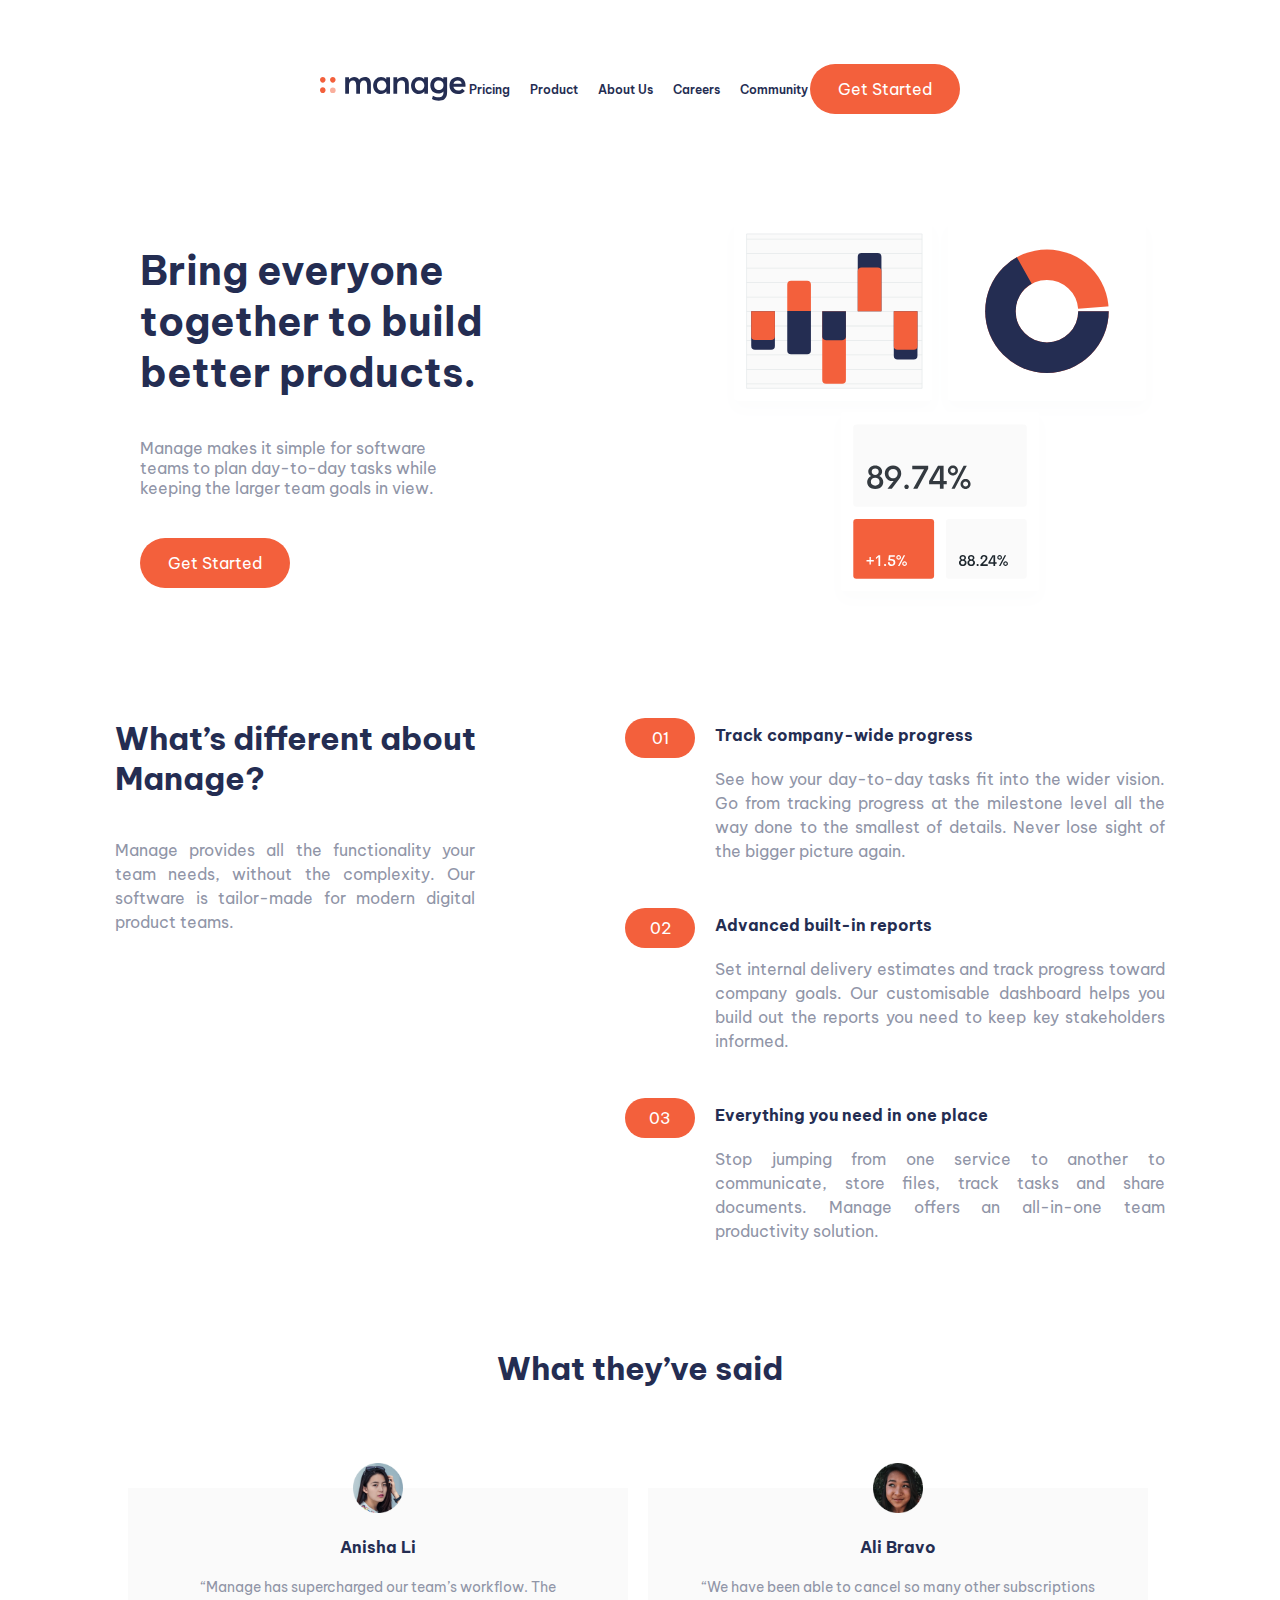
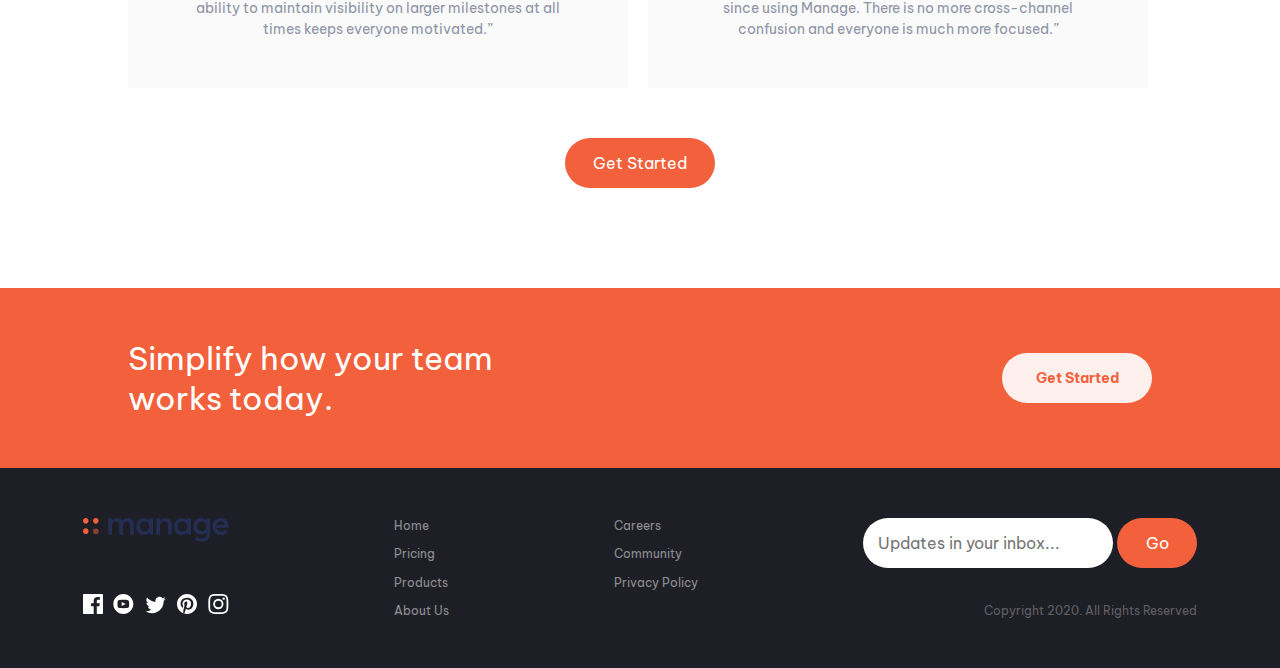
<file: Landing_Page/index.html>
<!DOCTYPE html>
<html lang="en">

<head>
  <meta charset="UTF-8">
  <meta name="viewport" content="width=device-width, initial-scale=1.0">
  <link rel="icon" type="image/png" sizes="32x32" href="./images/favicon-32x32.png">
  <link rel="preconnect" href="https://fonts.googleapis.com">
  <link rel="preconnect" href="https://fonts.gstatic.com" crossorigin>
  <link href="https://fonts.googleapis.com/css2?family=Be+Vietnam+Pro:wght@400;500;700&display=swap" rel="stylesheet">
  <link rel="stylesheet" href="style.css">

  <title>Frontend Mentor | Manage landing page</title>

</head>

<body>
  <nav class="row-dir">
    <img src="images/logo.svg">
    <div id="nav-links" class="row-dir">
      <a>Pricing</a>
      <a>Product</a>
      <a>About Us</a>
      <a>Careers</a>
      <a>Community</a>
    </div>
    <input type="button" class="orange get-btn" id="nav-button" value="Get Started">
  </nav>
  <main>
    <section>
      <div id="offer" class="col-dir">
        <h1>Bring everyone together to build better products.</h1>

        <p class="#">Manage makes it simple for software teams to plan day-to-day
          tasks while keeping the larger team goals in view.</p>

        <input type="button" class="orange get-btn" value="Get Started">
      </div>
      <div id="graphs-div">
        <img src="/Landing_Page/images/illustration-intro.svg" alt="">
      </div>

    </section>
    <section id="mid-sec">
      <div id="answer-div" class="col-dir mid-div">
        <h2>What’s different about Manage?</h2>

        <p>Manage provides all the functionality your team needs, without
          the complexity. Our software is tailor-made for modern digital
          product teams. </p>
      </div>

      <div class="row-dir mid-div">
        <span class="orange numbers">01</span>
        <div class="col-dir text-mid">
          <h4>Track company-wide progress</h4>
          <p>See how your day-to-day tasks fit into the wider vision. Go from
            tracking progress at the milestone level all the way done to the
            smallest of details. Never lose sight of the bigger picture again.</p>
        </div>
      </div>

      <div class="row-dir mid-div">
        <span class="orange numbers">02</span>
        <div class="col-dir text-mid">
          <h4>Advanced built-in reports</h4>
          <p>Set internal delivery estimates and track progress toward company
            goals. Our customisable dashboard helps you build out the reports
            you need to keep key stakeholders informed.</p>
        </div>
      </div>

      <div class="row-dir mid-div">
        <span class="orange numbers">03</span>
        <div class="col-dir text-mid">
          <h4>Everything you need in one place</h4>
          <p>Stop jumping from one service to another to communicate, store files,
            track tasks and share documents. Manage offers an all-in-one team
            productivity solution.</p>
        </div>
      </div>
    </section>

    <section class="col-dir" id="feedback-sec">
      <h2>What they’ve said</h2>
      <div class="row-dir" id="carousel">
        <div class="feedback-divs">
          <img src="/Landing_Page/images/avatar-anisha.png" alt="Anisha" srcset="">
          <h4>Anisha Li</h4>
          <p class="feedback">“Manage has supercharged our team’s workflow. The ability to maintain
            visibility on larger milestones at all times keeps everyone motivated.”</p>
        </div>
        <div class="feedback-divs">
          <img src="/Landing_Page/images/avatar-ali.png" alt="Anisha" srcset="">
          <h4>Ali Bravo</h4>
          <p class="feedback">“We have been able to cancel so many other subscriptions since using
            Manage. There is no more cross-channel confusion and everyone is much
            more focused.”</p>
        </div>
        <div class="feedback-divs">
          <img src="/Landing_Page/images/avatar-richard.png" alt="Anisha" srcset="">
          <h4>Richard Watts</h4>
          <p class="feedback">“Manage allows us to provide structure and process. It keeps us organized
            and focused. I can’t stop recommending them to everyone I talk to!”</p>
        </div>
        <div class="feedback-divs">
          <img src="/Landing_Page/images/avatar-shanai.png" alt="Anisha" srcset="">
          <h4>Shanai Gough</h4>
          <p class="feedback">“Their software allows us to track, manage and collaborate on our projects
            from anywhere. It keeps the whole team in-sync without being intrusive.”</p>
        </div>
      </div>
      <input type="button" class="orange get-btn" value="Get Started">
    </section>

    <section class="orange row-dir">
      <h2>Simplify how your team works today.</h2>
      <input type="button" class="orange get-btn" value="Get Started">
    </section>

  </main>
  <footer>
    <div class="d-foot col-dir" id="top-bottom">
      <img src="/Landing_Page/images/logo.svg" alt="Manage" srcset="">
      <div class="foot-links">
        <a href="#"><img src="/Landing_Page/images/icon-facebook.svg" alt="Facebook"></a>
        <a href="#"><img src="/Landing_Page/images/icon-youtube.svg" alt="Youtube"></a>
        <a href="#"><img src="/Landing_Page/images/icon-twitter.svg" alt="Twitter"></a>
        <a href="#"><img src="/Landing_Page/images/icon-pinterest.svg" alt="Pinterest"></a>
        <a href="#"><img src="/Landing_Page/images/icon-instagram.svg" alt="Instagram"></a>
      </div>
    </div>
    <div class="d-foot col-dir nav-foot">
      <a href="#">Home</a>
      <a href="#">Pricing</a>
      <a href="#">Products</a>
      <a href="#">About Us</a>
    </div>

    <div class="d-foot col-dir nav-foot">
      <a href="#">Careers</a>
      <a href="#">Community</a>
      <a href="#">Privacy Policy</a>
      <a id="inv">.</a>
    </div>

    <div class="d-foot col-dir">
      <div id="d-input">
        <input type="text" name="" id="footer-input" placeholder="Updates in your inbox...">
        <input type="button" class="orange" value="Go">
      </div>
      <span>Copyright 2020. All Rights Reserved</span>
    </div>

  </footer>


  <script>
    document.querySelector("#carousel").addEventListener("wheel", (e) => {
      if (e.deltaY > 0) {
        e.target.scrollBy(300, 0)
      }
      else {
        e.target.scrollBy(-300, 0)
      }
    })
  </script>
</body>

</html>
</file>
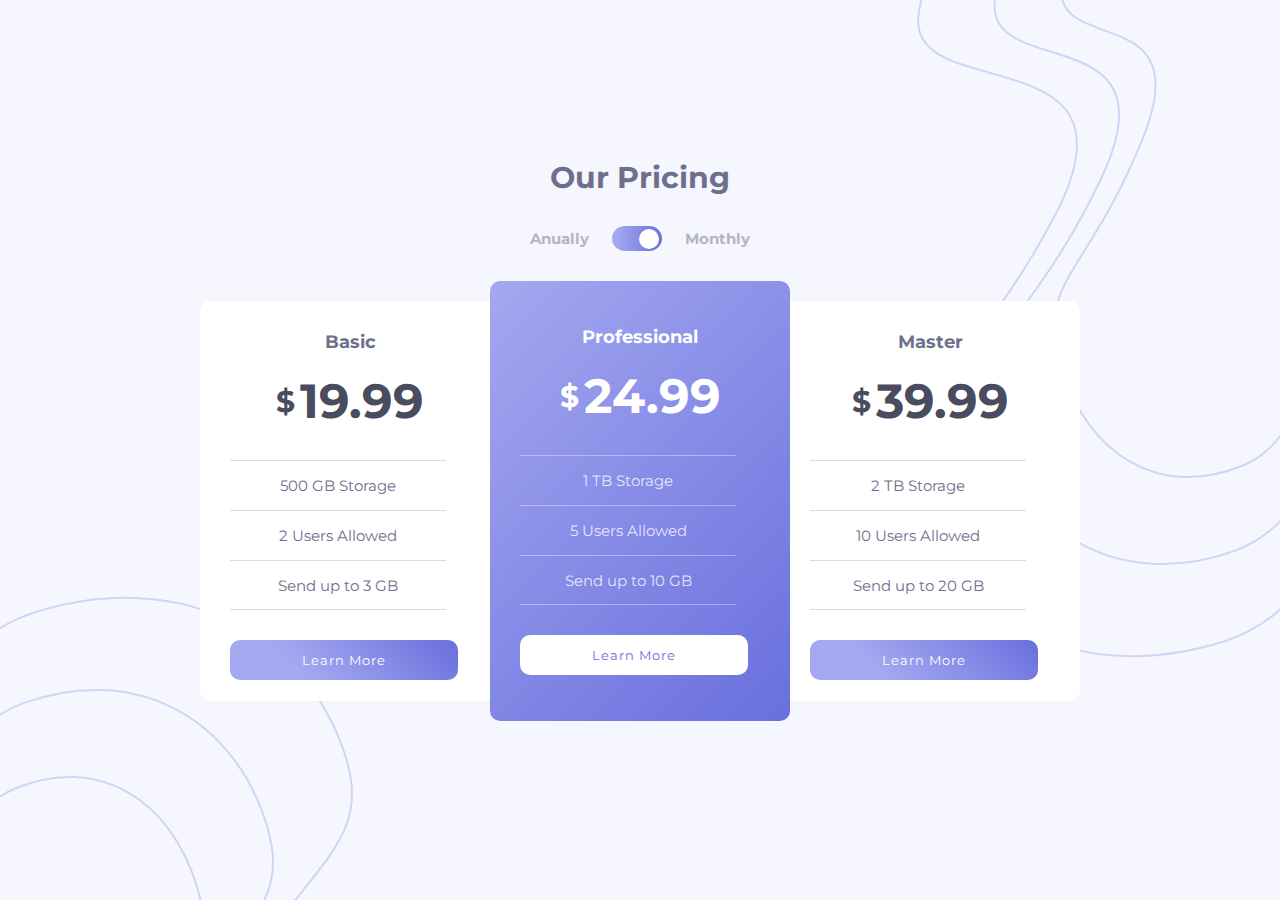
<file: Three_Cards/index.html>
<!DOCTYPE html>
<html lang="en">

<head>
  <meta charset="UTF-8">
  <meta name="viewport" content="width=device-width, initial-scale=1.0">
  <link rel="stylesheet" href="style.css">
  <link rel="icon" type="image/png" sizes="32x32" href="./images/favicon-32x32.png">
  <link rel="preconnect" href="https://fonts.googleapis.com">
  <link rel="preconnect" href="https://fonts.gstatic.com" crossorigin>
  <link href="https://fonts.googleapis.com/css2?family=Montserrat:wght@700&display=swap" rel="stylesheet">
  <title>Frontend Mentor | [Challenge Cloud Services Pack]</title>
</head>
<!-- Código do 0 ao finalizado: 2:30:51 -->
<body>

  <header id="type-pack-area">
    <h2 id="content">Our Pricing</h2>
    <div id="option-pack">
      <span class="type-opt">Anually</span>
      <div id="area-button">
        <div id="button" class="month"></div>
      </div>
      <span class="type-opt">Monthly</span>
    </div>
  </header>
  <main id="cards-content">
    <section id="card-left" class="card">
      <div class="info-pack">
        <h3>Basic</h3>
        <h1><span>$</span>19.99</h1>
      </div>
      <div class="services-pack">
        <span>500 GB Storage</span>
        <span>2 Users Allowed</span>
        <span>Send up to 3 GB</span>
      </div>
      <div class="divbutton">
        <button>Learn More</button>
      </div>
    </section>

    <section id="card-center" class="card">
      <div class="info-pack">
        <h3>Professional</h3>
        <h1><span>$</span>24.99</h1>
      </div>
      <div class="services-pack" id="">
        <span>1 TB Storage</span>
        <span>5 Users Allowed</span>
        <span>Send up to 10 GB</span>
      </div>
      <div class="divbutton">
        <button>Learn More</button>
      </div>
    </section>

    <section id="card-left" class="card">
      <div class="info-pack">
        <h3>Master</h3>
        <h1><span>$</span>39.99</h1>
      </div>
      <div class="services-pack">
        <span>2 TB Storage</span>
        <span>10 Users Allowed</span>
        <span>Send up to 20 GB</span>
      </div>
      <div class="divbutton">
        <button>Learn More</button>
      </div>
    </section>
  </main>

  <script>
    const priceBtn = document.querySelector("#area-button");
    const btn = document.querySelector("#button");
    const priceText = document.querySelectorAll("h1")
    const value = [19.999, 24.999, 39.999]
    priceBtn.addEventListener("click", () => {
      if (btn.className == "month") {
        btn.classList.add("year")
        btn.classList.remove("month")
        priceText.forEach((e, i) => {
          e.innerText = (value[i] - 0.009)
        })

      }
      else {
        btn.classList.add("month")
        btn.classList.remove("year")
        priceText.forEach((e, i) => {
          e.innerText = (value[i]*10).toFixed(2)
        })
      }
    })
  </script>
</body>

</html>
</file>
<file: Landing_Page/style.css>
* {
    margin: 0;
    padding: 0;
    font-size: 16px;
    font-family: 'Be Vietnam Pro', sans-serif;
    box-sizing: border-box;
}

body {
    display: flex;
    flex-direction: column;
    width: 100vw;
    height: 100%;
    margin-top: 5%;
    overflow-x: hidden;
}
h1,h2,h3,h4{
    color:hsl(228, 39%, 23%);
}
.row-dir, .col-dir {
    display: flex;
}

.row-dir {
    flex-direction: row;
}

.col-dir {
    flex-direction: column;
}

.orange {
    background-color: #F3603C;
    color: white;
}

.get-btn {
    width: 150px;
    height: 50px;
    border-radius: 30px;
    border: 0px solid transparent;
}
p{
    color:hsl(227, 12%, 61%);
}
a,input{
    cursor: pointer;
}

nav{
    display: flex;
    justify-content: space-between;
    margin-bottom: 100px;
    width: 50%;
    align-items: center;
    align-self: center;
}
nav > div{
    display: flex;
    gap: 20px;
}
nav a{
    font-size: 12px;
    color:  hsl(228, 39%, 23%);
    font-weight: 600;
}



/* End Main Area */
main{
    display: flex;
    flex-direction: column;
    gap: 100px;
}
section:first-child{
    display: grid;
    place-items: center;
    grid-template: 1fr / 400px 400px ;
    gap: 0px 200px;
    justify-content: center;
}

#offer{
    display: flex;
    flex-direction: column;
    width: 400px;
    gap: 40px;
}
h1{
    font-size: 2.5rem;
}

#offer p {
    width: 80%;
}

#graphs-div img{
    height: 400px;
}



/* Mid Section */
#mid-sec{
    display: grid;
    grid-template-columns: 400px 400px;
    column-gap: 400px;
    grid-template-rows: auto auto auto;
    gap: 40px 250px;
    place-items: normal end;
    align-self: center;
}

#mid-sec > .row-dir{
    gap: 20px;
    height: 150px;
}
.numbers{
    width: 70px;
    height: 40px;
    border-radius: 30px;
    display: flex;
    align-items: center;
    justify-content: center;
}

.text-mid{
    display: flex;
    flex-direction: column;
    gap: 20px;
    width: 450px;
    text-align: justify;
    line-height: 1.5;
    align-self: center;
}
.mid-div:nth-child(1){
    grid-area: 1 / 1 / 4 / 1;
    width: 450px;
    gap: 40px;
    width: 400px;
}
#answer-div > h2{
    font-size: 2rem;
    width: 100%;
}
#answer-div > p {
    text-align: justify;
    line-height: 1.5;
    width: 90%;
}

/* Sessão de Feedbacks || Tentar fazer um carousel melhor depois */
#feedback-sec{
    align-items: center;
    gap: 50px;
    height: max-content;
    justify-content: flex-start;
}
#feedback-sec > h2{
    font-size: 2rem;
}
#carousel{
    display: flex;
    flex-direction: row;
    align-items:flex-end;
    position: relative;
    width: 80%;
    height: 250px;
    gap: 20px;
    overflow-x: hidden;
    scroll-snap-type: x mandatory;
    scroll-behavior: smooth;

}

.feedback-divs{
    flex: none;
    background-color: #FAFAFA;
    display: flex;
    flex-direction: column;
    align-items: center;
    justify-content: center;
    gap: 20px;
    height: 200px;
    width: 500px;
    position: relative;
    scroll-snap-align: start;
    pointer-events: none;
}
.feedback-divs > img{
    width: 50px;
    position: absolute;
    top: -25px;
}
.feedback{
    font-size: 14px;
    text-indent: 0px;
    width: 80%;
    text-align: center;
    line-height: 1.5;
}


section.orange {
    height: 180px;
    display: flex;
    justify-content: space-between;
    align-items: center;
    padding: 0 10%;
}   

section.orange>h2 {
    font-size: 2rem;
    font-weight: 400;
    width: 400px;
    color: white;
}

section.orange>input {
    background-color: white;
    color: #F3603C;
    opacity: .9;
    font-size: 14px;
    font-weight: 700;
}

/* RODAPÉ */
footer {
    background-color: #1E1E26;
    display: flex;
    height: 200px;
    align-items: center;
    justify-content: space-around;
    color: rgba(255, 255, 255, 0.5);
}

.d-foot {
    height: 50%;
    justify-content: space-between;

}

.foot-links {
    display: flex;
    justify-content: space-between;
    align-items: flex-end;
}

.nav-foot>a {
    font-size: 12px;
    text-decoration: none;
    color: rgba(255, 255, 255, 0.5);
}

#inv {
    color: transparent;
}

#footer-input {
    width: 250px;
    height: 50px;
    border-radius: 30px;
    border: 0px solid transparent;
    text-indent: 15px;
}

#d-input>input[type=button] {
    width: 80px;
    height: 50px;
    border-radius: 25px;
    border: none;
}

.d-foot:nth-child(4) {
    align-items: flex-end;
}

.d-foot>span {
    font-size: 12px;
    color: rgba(255, 255, 255, 0.3);
}
</file>
<file: Three_Cards/style.css>
* {
    margin: 0;
    padding: 0;
    box-sizing: border-box;
    font-family: 'Montserrat', sans-serif;
    ;
}

body {
    display: flex;
    flex-direction: column;
    background-image: url(/Three_Cards/images/bg-bottom.svg), url(/Three_Cards/images/bg-top.svg);
    background-position: left bottom, right top;
    background-repeat: no-repeat;
    background-color: hsl(240, 78%, 98%);
    align-items: center;
    justify-content: center;
    gap: 50px;
    height: 100vh;
    font-size: 15px;
}

#type-pack-area {
    display: flex;
    flex-direction: column;
    width: max-content;
    align-items: center;
    gap: 30px;
}

#content {
    color: hsl(233, 13%, 49%);
    font-size: 30px;
}

#option-pack {
    display: flex;
    flex-direction: row;
    justify-content: space-between;
    align-items: center;
    color: hsl(234, 14%, 74%);
    font-weight: bold;
    width: 220px;
}

#area-button {
    background: linear-gradient(90deg, hsl(236, 72%, 79%) 10%, hsl(237, 63%, 64%));
    width: 50px;
    height: 25px;
    border-radius: 30px;
    position: relative;
}

#button {
    background: white;
    width: 20px;
    height: 20px;
    border-radius: 50%;
    position: absolute;
}

.month {
    left: 54%;
    top: 10%;
}

.year {
    left: 5%;
    top: 10%;
}

#cards-content {
    display: flex;
    flex-direction: row;
    width: max-content;
    height: max-content;
    position: relative;
}

.card {
    height: 400px;
    width: 300px;
    background-color: white;
    display: flex;
    flex-direction: column;
    align-items: center;
    gap: 30px;
    padding: 30px;
    border-radius: 10px;
    position: relative;
}

.card:nth-child(1) {
    left: 10px;
}

.card:nth-child(3) {
    left: -10px;
}

#card-center {
    height: 440px;
    z-index: 1;
    top: -20px;
    padding-top: 45px;
}

.info-pack {
    display: flex;
    flex-direction: column;
    align-items: center;
    gap: 20px;
    width: 100%;
}

h3 {
    color: hsl(233, 13%, 49%);
}

h1 {
    display: flex;
    font-size: 48px;
    align-items: center;
    gap: 5px;
    width: 90%;
    justify-content: center;
    color: hsl(232, 13%, 33%);
}


h1 span {
    font-size: 30px;
}

.services-pack {
    display: flex;
    flex-direction: column;
    width: 100%;
}

.services-pack span {
    height: 50px;
    border-top: 1px solid hsl(232, 13%, 33%, .2);
    display: flex;
    align-items: center;
    justify-content: center;
    width: 90%;
    color: hsl(233, 13%, 49%);
}

.services-pack span:nth-child(3) {
    border-bottom: 1px solid hsla(232, 13%, 33%, 0.2);
}

.divbutton {
    width: 100%;
    display: flex;
    align-items: center;
}

button {
    width: 95%;
    height: 40px;
    border-radius: 10px;
    border: 0px solid white;
    background: linear-gradient(45deg, hsl(236, 72%, 79%) 30%, hsl(237, 63%, 64%));
    color: white;
    letter-spacing: 1px;

}

#card-center {
    background: linear-gradient(135deg, hsl(236, 72%, 79%), hsl(237, 63%, 64%))
}

#card-center h1, #card-center h3 {
    color: white;
}
#card-center button {
    background: white;
    color: hsl(237, 63%, 64%);
}

#card-center .services-pack span {
    border-top: 1px solid hsl(240, 78%, 98%, .4);
    ;
    color: rgba(255, 255, 255, 0.8);
}

#card-center .services-pack span:nth-child(3) {
    border-bottom: 1px solid hsl(240, 78%, 98%, .4);
    ;
}

button:hover {
    cursor: pointer;
    background: transparent;
    border-left: 1px solid hsl(236, 72%, 79%);
    border-right: 1px solid hsl(236, 72%, 79%);
    border-top: 1px solid hsl(237, 63%, 64%);
    border-bottom: 1px solid hsl(237, 63%, 64%);
    color: hsl(237, 63%, 64%);
}

#card-center button:hover {
    background: transparent;
    border: 1px solid white;
    color: white;
}

@media (max-width:960px) {
    body {
        display: flex;
        flex-direction: column;
        height: max-content;
        margin: 50px 0;
        background-image: url(/Three_Cards/images/bg-top.svg);
        background-position: 130% -5%;

    }

    #cards-content {
        display: flex;
        flex-direction: column;
        justify-content: center;
        gap: 30px;
    }

    .card {
        position: static;
    }

    #card-center {
        height: 400px;
    }
}

@media (max-width:600px) {
    body {
        background-size: 320px;
    }
}
</file>
